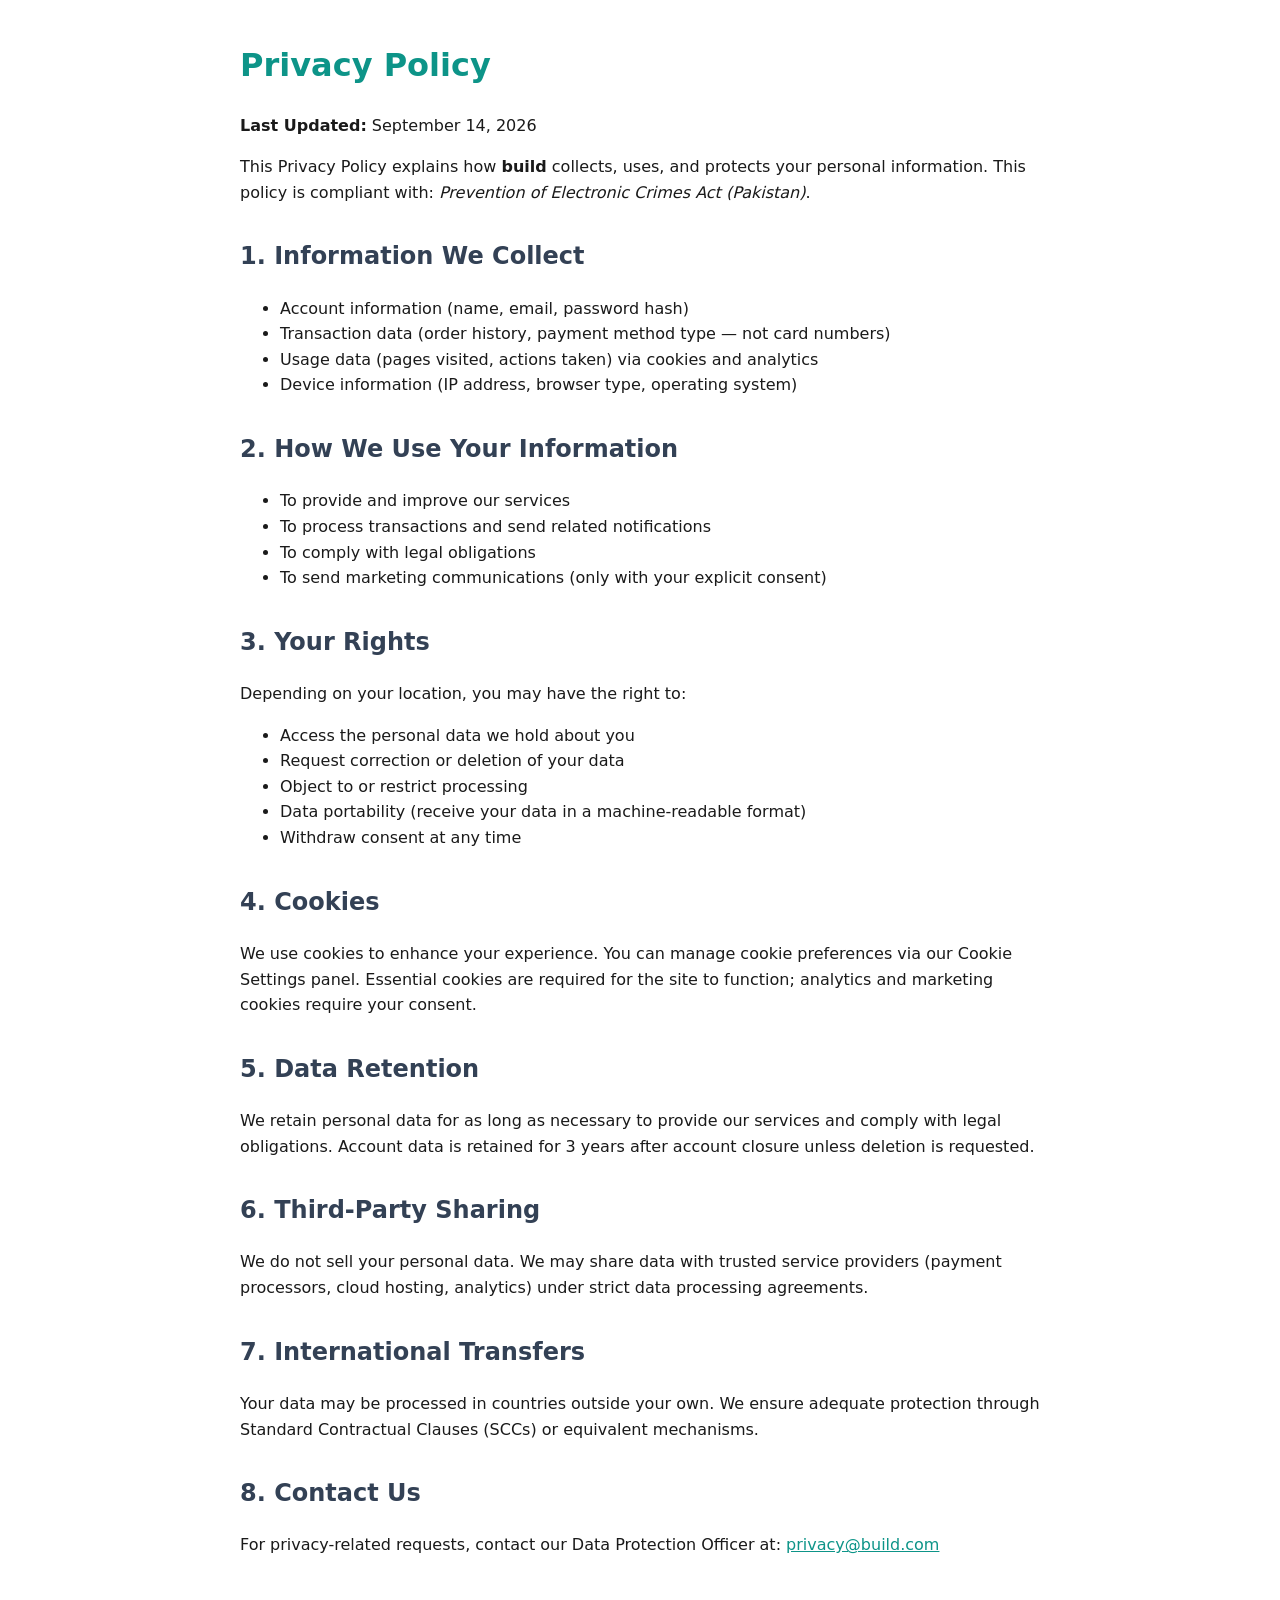
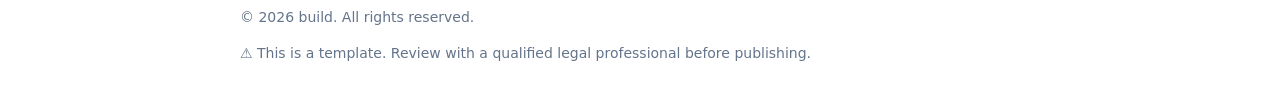
<file: privacy-policy.html>
<!doctype html>
<html lang="en">
  <head>
    <meta charset="UTF-8" />
    <meta name="viewport" content="width=device-width, initial-scale=1.0" />
    <title>Privacy Policy — build</title>
    <style>
      body {
        font-family: system-ui, sans-serif;
        max-width: 800px;
        margin: 40px auto;
        padding: 0 20px;
        line-height: 1.6;
        color: #1a1a1a;
      }
      h1 {
        color: #0d9488;
      }
      h2 {
        color: #334155;
        margin-top: 2rem;
      }
      a {
        color: #0d9488;
      }
      footer {
        margin-top: 3rem;
        color: #64748b;
        font-size: 0.875rem;
      }
    </style>
  </head>
  <body>
    <h1>Privacy Policy</h1>
    <p><strong>Last Updated:</strong> September 14, 2026</p>
    <p>
      This Privacy Policy explains how <strong>build</strong> collects, uses, and protects your
      personal information. This policy is compliant with:
      <em>Prevention of Electronic Crimes Act (Pakistan)</em>.
    </p>

    <h2>1. Information We Collect</h2>
    <ul>
      <li>Account information (name, email, password hash)</li>
      <li>Transaction data (order history, payment method type — not card numbers)</li>
      <li>Usage data (pages visited, actions taken) via cookies and analytics</li>
      <li>Device information (IP address, browser type, operating system)</li>
    </ul>

    <h2>2. How We Use Your Information</h2>
    <ul>
      <li>To provide and improve our services</li>
      <li>To process transactions and send related notifications</li>
      <li>To comply with legal obligations</li>
      <li>To send marketing communications (only with your explicit consent)</li>
    </ul>

    <h2>3. Your Rights</h2>
    <p>Depending on your location, you may have the right to:</p>
    <ul>
      <li>Access the personal data we hold about you</li>
      <li>Request correction or deletion of your data</li>
      <li>Object to or restrict processing</li>
      <li>Data portability (receive your data in a machine-readable format)</li>
      <li>Withdraw consent at any time</li>
    </ul>

    <h2>4. Cookies</h2>
    <p>
      We use cookies to enhance your experience. You can manage cookie preferences via our Cookie
      Settings panel. Essential cookies are required for the site to function; analytics and
      marketing cookies require your consent.
    </p>

    <h2>5. Data Retention</h2>
    <p>
      We retain personal data for as long as necessary to provide our services and comply with legal
      obligations. Account data is retained for 3 years after account closure unless deletion is
      requested.
    </p>

    <h2>6. Third-Party Sharing</h2>
    <p>
      We do not sell your personal data. We may share data with trusted service providers (payment
      processors, cloud hosting, analytics) under strict data processing agreements.
    </p>

    <h2>7. International Transfers</h2>
    <p>
      Your data may be processed in countries outside your own. We ensure adequate protection
      through Standard Contractual Clauses (SCCs) or equivalent mechanisms.
    </p>

    <h2>8. Contact Us</h2>
    <p>
      For privacy-related requests, contact our Data Protection Officer at:
      <a href="mailto:privacy@build.com"> privacy@build.com </a>
    </p>

    <footer>
      <p>© 2026 build. All rights reserved.</p>
      <p>⚠️ This is a template. Review with a qualified legal professional before publishing.</p>
    </footer>
  </body>
</html>
</file>
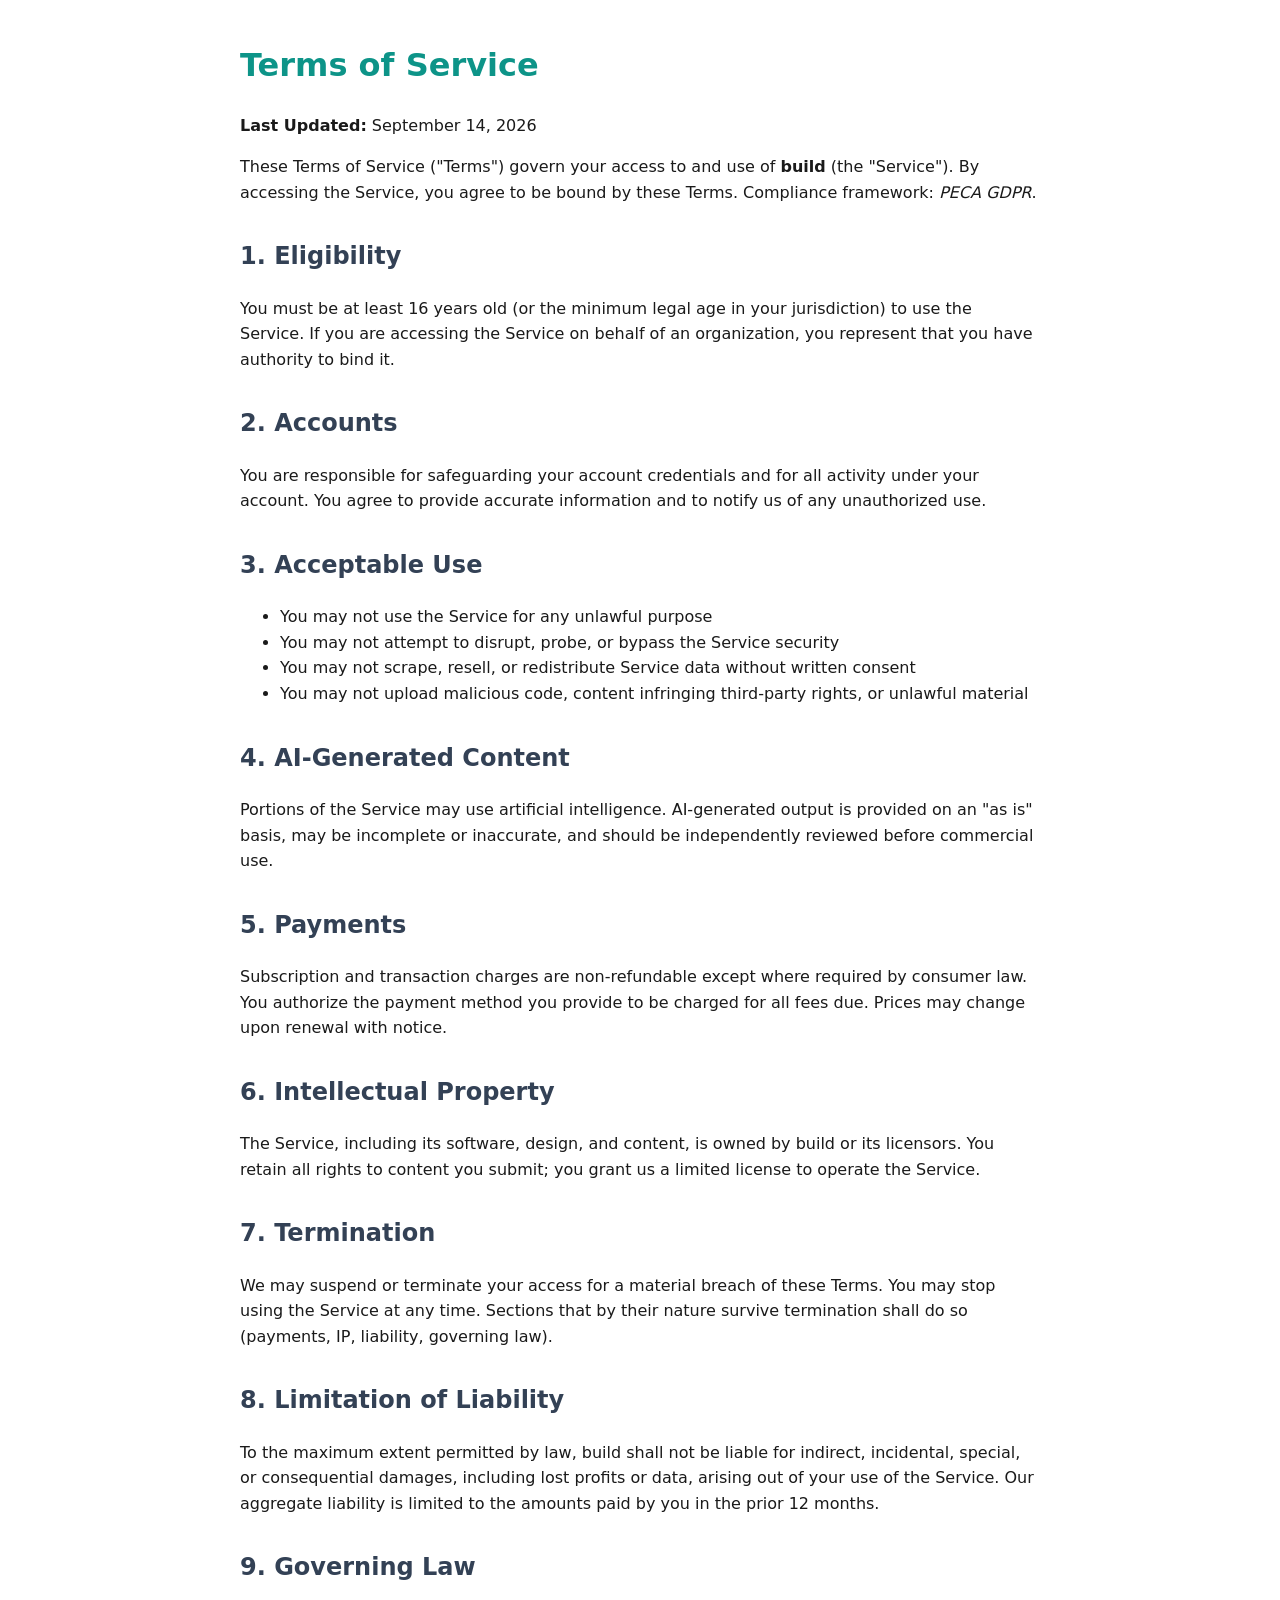
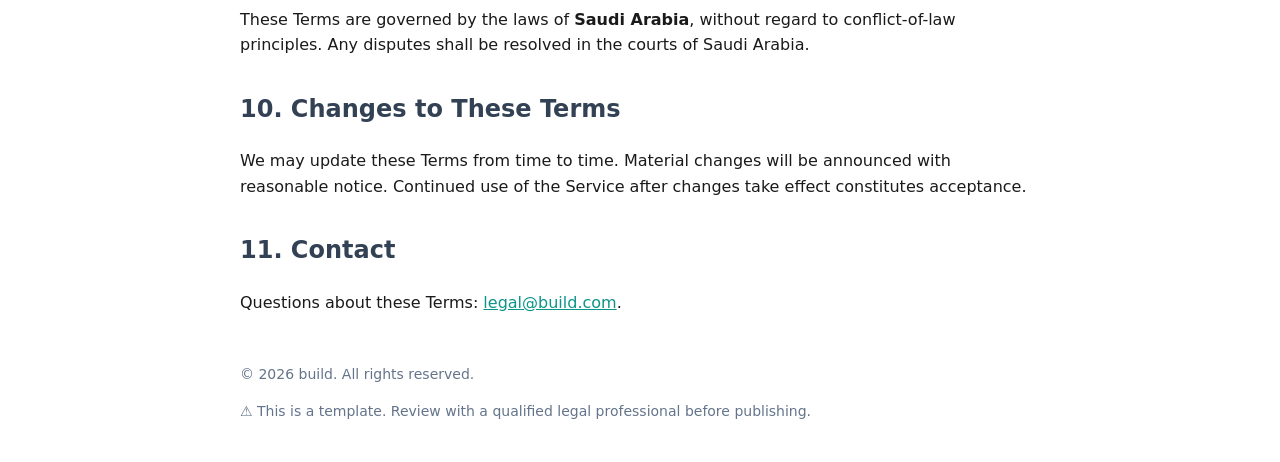
<file: terms-of-service.html>
<!doctype html>
<html lang="en">
  <head>
    <meta charset="UTF-8" />
    <meta name="viewport" content="width=device-width, initial-scale=1.0" />
    <title>Terms of Service — build</title>
    <style>
      body {
        font-family: system-ui, sans-serif;
        max-width: 800px;
        margin: 40px auto;
        padding: 0 20px;
        line-height: 1.6;
        color: #1a1a1a;
      }
      h1 {
        color: #0d9488;
      }
      h2 {
        color: #334155;
        margin-top: 2rem;
      }
      a {
        color: #0d9488;
      }
      footer {
        margin-top: 3rem;
        color: #64748b;
        font-size: 0.875rem;
      }
    </style>
  </head>
  <body>
    <h1>Terms of Service</h1>
    <p><strong>Last Updated:</strong> September 14, 2026</p>
    <p>
      These Terms of Service ("Terms") govern your access to and use of <strong>build</strong> (the
      "Service"). By accessing the Service, you agree to be bound by these Terms. Compliance
      framework: <em>PECA GDPR</em>.
    </p>

    <h2>1. Eligibility</h2>
    <p>
      You must be at least 16 years old (or the minimum legal age in your jurisdiction) to use the
      Service. If you are accessing the Service on behalf of an organization, you represent that you
      have authority to bind it.
    </p>

    <h2>2. Accounts</h2>
    <p>
      You are responsible for safeguarding your account credentials and for all activity under your
      account. You agree to provide accurate information and to notify us of any unauthorized use.
    </p>

    <h2>3. Acceptable Use</h2>
    <ul>
      <li>You may not use the Service for any unlawful purpose</li>
      <li>You may not attempt to disrupt, probe, or bypass the Service security</li>
      <li>You may not scrape, resell, or redistribute Service data without written consent</li>
      <li>
        You may not upload malicious code, content infringing third-party rights, or unlawful
        material
      </li>
    </ul>

    <h2>4. AI-Generated Content</h2>
    <p>
      Portions of the Service may use artificial intelligence. AI-generated output is provided on an
      "as is" basis, may be incomplete or inaccurate, and should be independently reviewed before
      commercial use.
    </p>

    <h2>5. Payments</h2>
    <p>
      Subscription and transaction charges are non-refundable except where required by consumer law.
      You authorize the payment method you provide to be charged for all fees due. Prices may change
      upon renewal with notice.
    </p>

    <h2>6. Intellectual Property</h2>
    <p>
      The Service, including its software, design, and content, is owned by build or its licensors.
      You retain all rights to content you submit; you grant us a limited license to operate the
      Service.
    </p>

    <h2>7. Termination</h2>
    <p>
      We may suspend or terminate your access for a material breach of these Terms. You may stop
      using the Service at any time. Sections that by their nature survive termination shall do so
      (payments, IP, liability, governing law).
    </p>

    <h2>8. Limitation of Liability</h2>
    <p>
      To the maximum extent permitted by law, build shall not be liable for indirect, incidental,
      special, or consequential damages, including lost profits or data, arising out of your use of
      the Service. Our aggregate liability is limited to the amounts paid by you in the prior 12
      months.
    </p>

    <h2>9. Governing Law</h2>
    <p>
      These Terms are governed by the laws of <strong>Saudi Arabia</strong>, without regard to
      conflict-of-law principles. Any disputes shall be resolved in the courts of Saudi Arabia.
    </p>

    <h2>10. Changes to These Terms</h2>
    <p>
      We may update these Terms from time to time. Material changes will be announced with
      reasonable notice. Continued use of the Service after changes take effect constitutes
      acceptance.
    </p>

    <h2>11. Contact</h2>
    <p>Questions about these Terms: <a href="mailto:legal@build.com">legal@build.com</a>.</p>

    <footer>
      <p>© 2026 build. All rights reserved.</p>
      <p>⚠️ This is a template. Review with a qualified legal professional before publishing.</p>
    </footer>
  </body>
</html>
</file>
